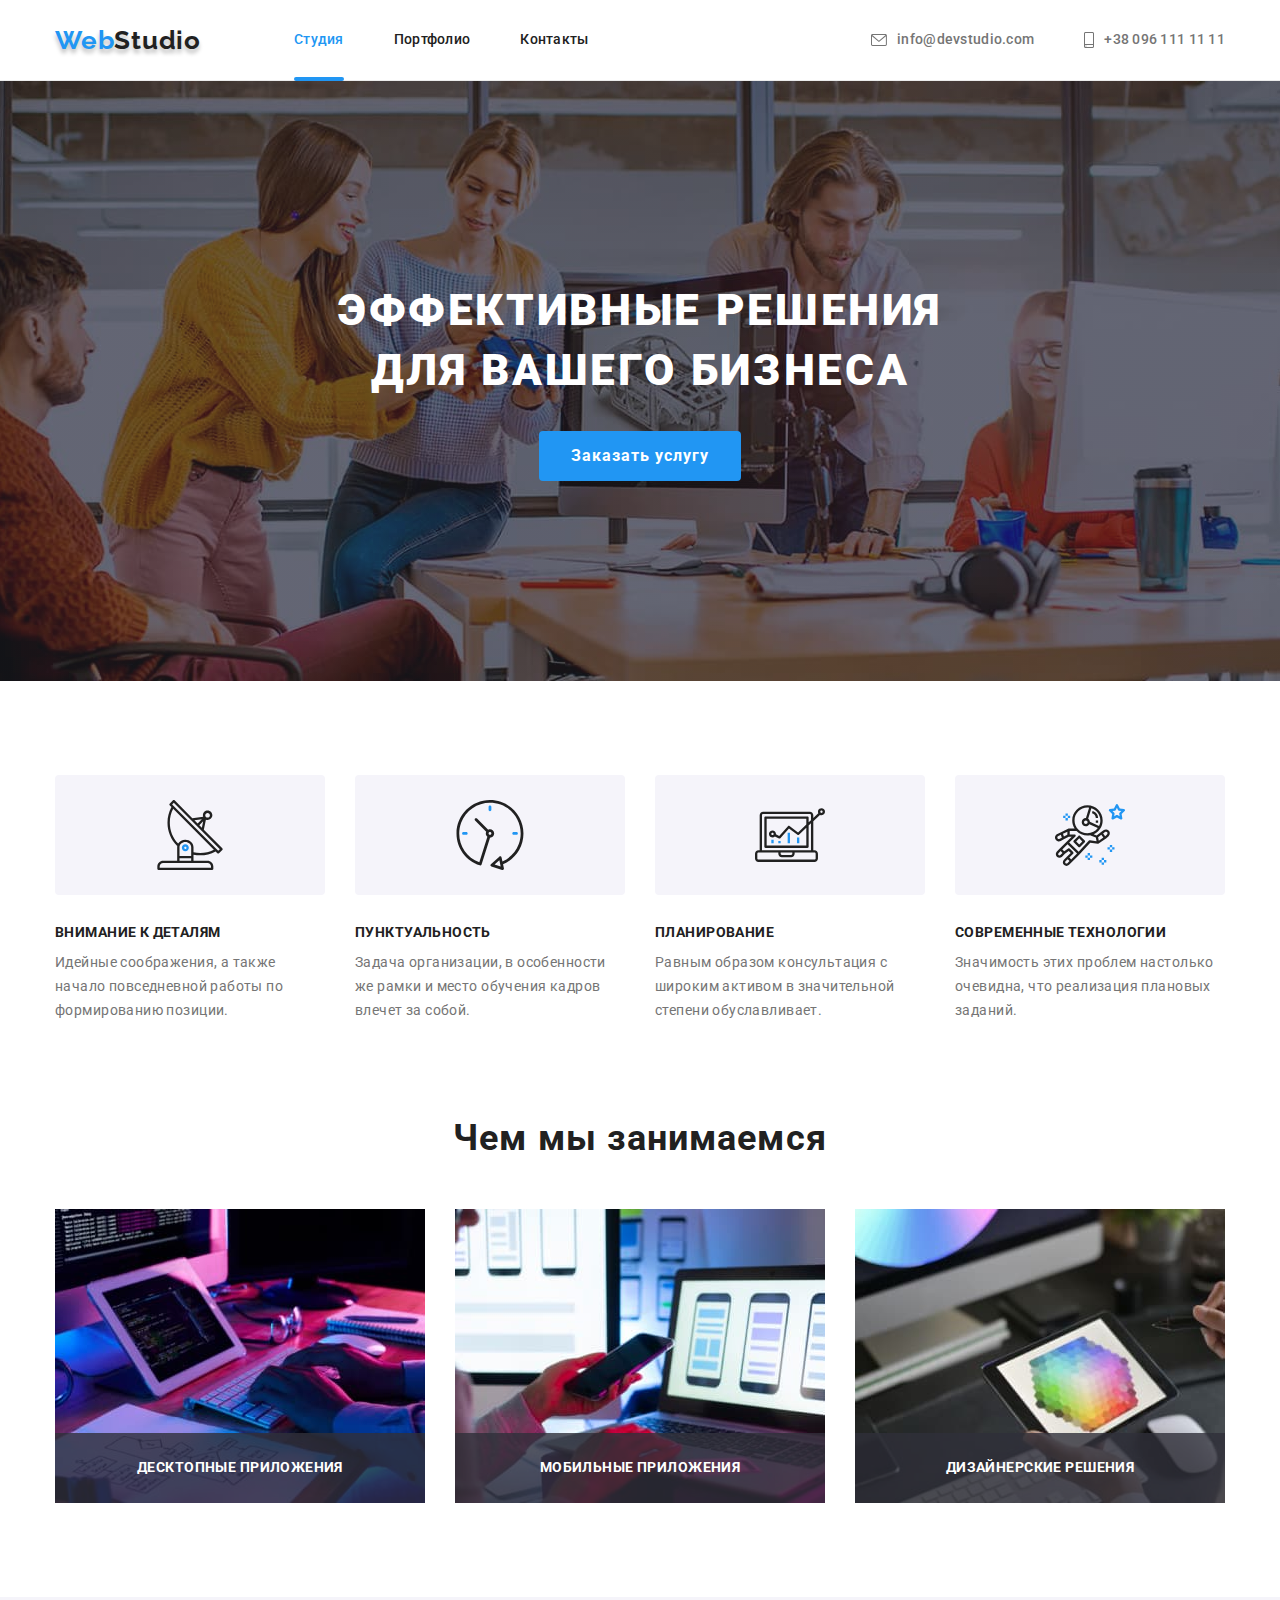
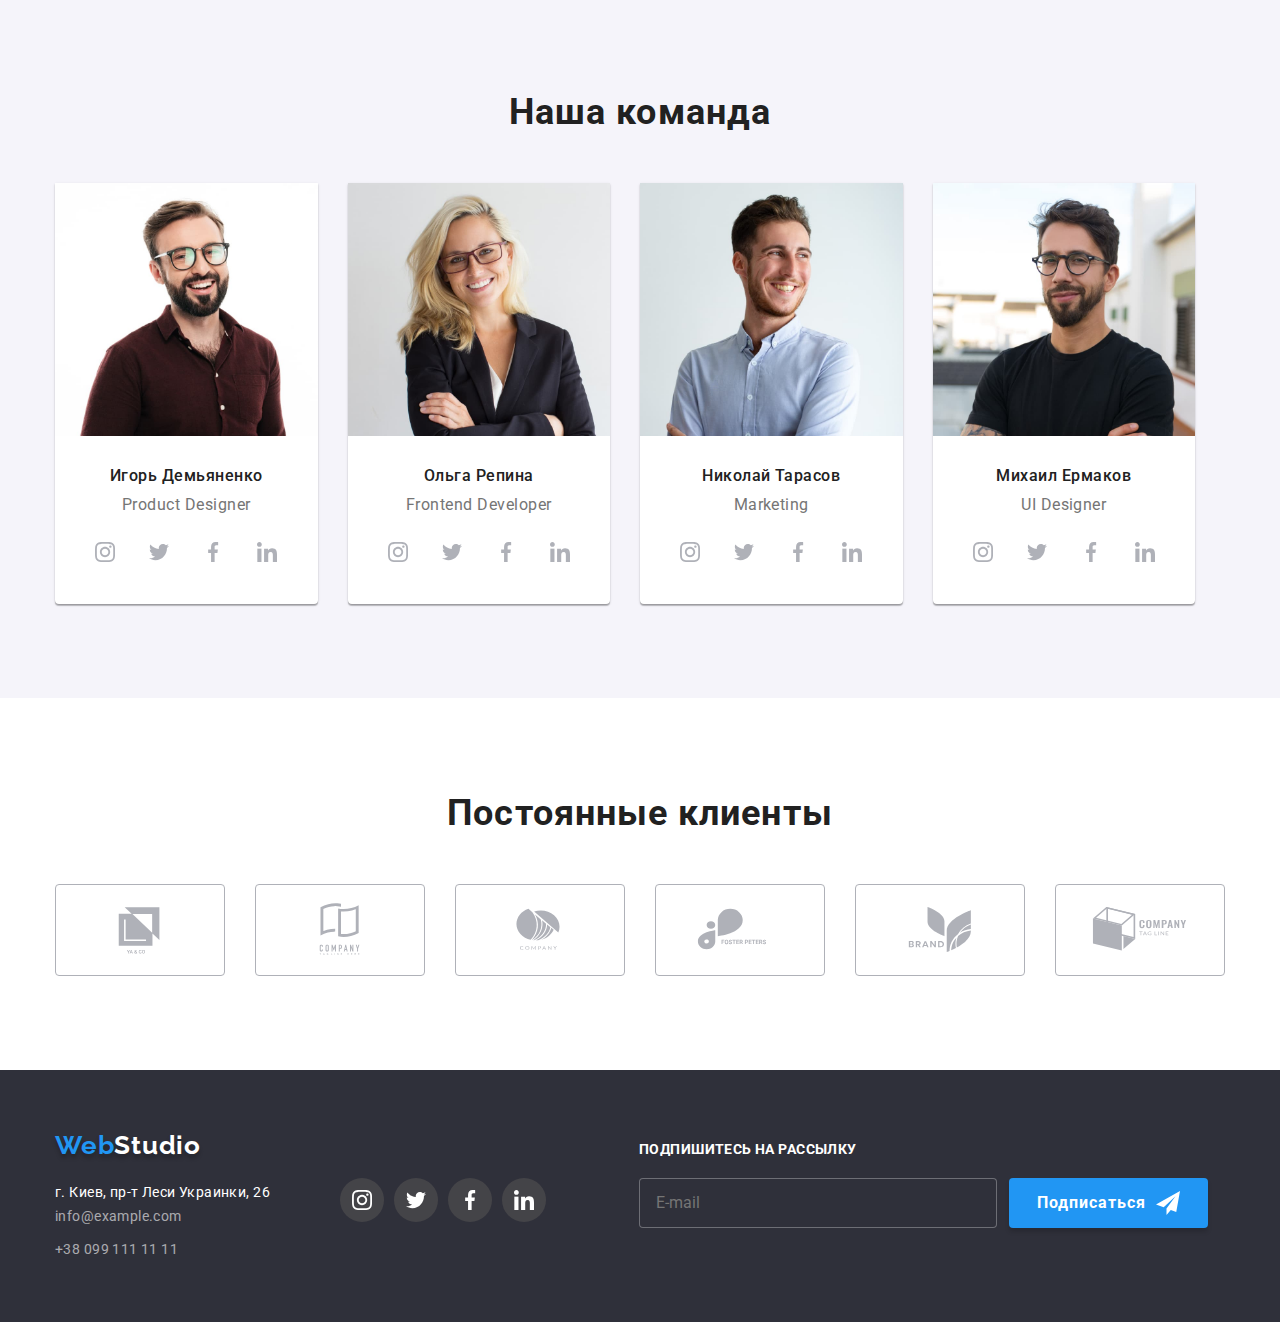
<file: index.html>
<!DOCTYPE html>
<html lang="en">
<head>
    <meta charset="UTF-8">
    <meta http-equiv="X-UA-Compatible" content="IE=edge">
    <meta name="viewport" content="width=device-width, initial-scale=1.0">
    <title>Studija</title>
    <link rel="preconnect" href="https://fonts.googleapis.com">
    <link rel="preconnect" href="https://fonts.gstatic.com" crossorigin>
    <link href="https://fonts.googleapis.com/css2?family=Raleway:wght@700&family=Roboto:wght@400;500;700;900&display=swap" rel="stylesheet">
    <link rel="stylesheet" href="https://cdnjs.cloudflare.com/ajax/libs/modern-normalize/1.1.0/modern-normalize.min.css">
    <link rel="stylesheet" href="https://cdnjs.cloudflare.com/ajax/libs/animate.css/4.1.1/animate.min.css"/>
    <link href="https://unpkg.com/aos@2.3.1/dist/aos.css" rel="stylesheet">
    <link rel="stylesheet" href="./css/styles.css">
</head>
<body>
    <header class="header">
        <div class="container">
        <a class="header-logo logo" href="">Web<span>Studio</span></a>
        <nav>
            <ul class="header-nav list">
                <li class="header-nav-item"><a href="" class="link-current">Студия</a></li>
                <li class="header-nav-item"><a href="./portfolio.html" target="_blank" class="header-link link">Портфолио</a></li>
                <li class="header-nav-item"><a href="" class="header-link link">Контакты</a></li>
            </ul>
        </nav>
        <ul class="header-list list">
            <li class="header-item">
                <a href="mailto:info@devstudio.com"  class="contact-link">
                    <svg class="contact-link-icon" width="16" height="12">
                        <use href="./images/icons.svg/symbol-defs.svg#icon-envelope"></use>
                    </svg>info@devstudio.com</a>
            </li>
            <li class="header-item">
                <a href="tel:+380961111111" class="contact-link">
                    <svg class="contact-link-icon" width="10" height="16">
                        <use href="./images/icons.svg/symbol-defs.svg#icon-smartphone"></use>
                    </svg>+38 096 111 11 11</a>
            </li>
        </ul>
        </div>
    </header>
    <main class="main-content">
        <section class="hero">
            <div class="container">
                <h1 class="hero-list">Эффективные решения для вашего бизнеса</h1>
                <button type="button" class="hero-btn" data-modal-open>Заказать услугу</button>
            </div>
        </section>
        <section class="featurs">
            <div class="container">
            <h2 class="feature-title visually-hidden">Наши особенности</h2>
            <ul class="feature-list list">
                <li class="feature-item">
                    <div class="feature-item-icon">
                        <svg class="feature-icon" width="70" height="70">
                            <use href="./images/icons.svg/symbol-defs.svg#icon-antenna"></use>
                        </svg>
                    </div>
                    <h3 class="title">Внимание к деталям</h3>
                    <p class="feature-text">Идейные соображения, а также начало повседневной работы по формированию позиции.</p>
                </li>
                <li class="feature-item">
                    <div class="feature-item-icon">
                        <svg class="feature-icon" width="70" height="70">
                            <use href="./images/icons.svg/symbol-defs.svg#icon-clock"></use>
                        </svg>
                    </div>
                    <h3 class="title">Пунктуальность</h3>
                    <p class="feature-text">Задача организации, в особенности же рамки и место обучения кадров влечет за собой.</p>
                </li>
                <li class="feature-item">
                    <div class="feature-item-icon">
                        <svg class="feature-icon" width="70" height="70">
                            <use href="./images/icons.svg/symbol-defs.svg#icon-diagram"></use>
                        </svg>
                    </div>
                    <h3 class="title">Планирование</h3>
                    <p class="feature-text">Равным образом консультация с широким активом в значительной степени обуславливает.</p>
                </li>
                <li class="feature-item">
                    <div class="feature-item-icon">
                        <svg class="feature-icon" width="70" height="70">
                            <use href="./images/icons.svg/symbol-defs.svg#icon-astronaut"></use>
                        </svg>
                    </div>
                    <h3 class="title">Современные технологии</h3>
                    <p class="feature-text">Значимость этих проблем настолько очевидна, что реализация плановых заданий.</p>
                </li>
            </ul>
            </div>
        </section>
        <section class="projects">
            <div class="container">
            <h2 class="project-title">Чем мы занимаемся</h2>
            <ul class="project-list list">
                <li class="project-item">
                    <div class="project-top">
                        <img src="./images/box1.jpg" alt="Разработка ПО" width="370">
                        <p class="project-top-text">Десктопные приложения</p>
                    </div>
                </li>
                <li class="project-item">
                    <div class="project-top">
                        <img src="./images/box2.jpg" alt="Мобильные приложения" width="370">
                        <p class="project-top-text">Мобильные приложения</p>
                    </div>
                </li>
                <li class="project-item">
                    <div class="project-top">
                        <img src="./images/box3.jpg" alt="Дизайн" width="370">
                        <p class="project-top-text">Дизайнерские решения</p>
                    </div>
                </li>
            </ul>
            </div>
        </section>
        <section class="command">
            <div class="container">
            <h2 class="command-title">Наша команда</h2>
            <ul class="command-list list">
                <li class="command-item">
                    <img class="command-foto" src="./images/product-designer.jpg" alt="Игорь Демьяненко" width="270">
                    <div class="command-text">
                        <h3 class="command-name">Игорь Демьяненко</h3>
                        <p class="command-work">Product Designer</p>
                        <ul class="command-soc-list list">
                            <li class="command-soc-item">
                                <a href="" class="command-soc-link">
                                    <svg class="command-soc-icon" width="20" height="20">
                                        <use href="./images/icons.svg/symbol-defs.svg#icon-instagram"></use>
                                    </svg>
                                </a>
                            </li>
                            <li class="command-soc-item">
                                <a href="" class="command-soc-link">
                                    <svg class="command-soc-icon" width="20" height="20">
                                        <use href="./images/icons.svg/symbol-defs.svg#icon-twitter"></use>
                                    </svg>
                                </a>
                            </li>
                            <li class="command-soc-item">
                                <a href="" class="command-soc-link">
                                    <svg class="command-soc-icon" width="20" height="20">
                                        <use href="./images/icons.svg/symbol-defs.svg#icon-facebook"></use>
                                    </svg>
                                </a>
                            </li>
                            <li class="command-soc-item">
                                <a href="" class="command-soc-link">
                                    <svg class="command-soc-icon" width="20" height="20">
                                        <use href="./images/icons.svg/symbol-defs.svg#icon-linkedin"></use>
                                    </svg>
                                </a>
                            </li>
                        </ul>
                    </div>
                </li>
                <li class="command-item">
                    <img class="command-foto" src="./images/frontend-developer.jpg" alt="Ольга Репина" width="270">
                    <div class="command-text">
                        <h3 class="command-name">Ольга Репина</h3>
                        <p class="command-work">Frontend Developer</p>
                        <ul class="command-soc-list list">
                            <li class="command-soc-item">
                                <a href="" class="command-soc-link">
                                    <svg class="command-soc-icon" width="20" height="20">
                                        <use href="./images/icons.svg/symbol-defs.svg#icon-instagram"></use>
                                    </svg>
                                </a>
                            </li>
                            <li class="command-soc-item">
                                <a href="" class="command-soc-link">
                                    <svg class="command-soc-icon" width="20" height="20">
                                        <use href="./images/icons.svg/symbol-defs.svg#icon-twitter"></use>
                                    </svg>
                                </a>
                            </li>
                            <li class="command-soc-item">
                                <a href="" class="command-soc-link">
                                    <svg class="command-soc-icon" width="20" height="20">
                                        <use href="./images/icons.svg/symbol-defs.svg#icon-facebook"></use>
                                    </svg>
                                </a>
                            </li>
                            <li class="command-soc-item">
                                <a href="" class="command-soc-link">
                                    <svg class="command-soc-icon" width="20" height="20">
                                        <use href="./images/icons.svg/symbol-defs.svg#icon-linkedin"></use>
                                    </svg>
                                </a>
                            </li>
                        </ul>
                    </div>
                </li>
                <li class="command-item">
                    <img class="command-foto" src="./images/marketing.jpg" alt="Николай Тарасов" width="270">
                    <div class="command-text">
                        <h3 class="command-name">Николай Тарасов</h3>
                        <p class="command-work">Marketing</p>
                        <ul class="command-soc-list list">
                            <li class="command-soc-item">
                                <a href="" class="command-soc-link">
                                    <svg class="command-soc-icon" width="20" height="20">
                                        <use href="./images/icons.svg/symbol-defs.svg#icon-instagram"></use>
                                    </svg>
                                </a>
                            </li>
                            <li class="command-soc-item">
                                <a href="" class="command-soc-link">
                                    <svg class="command-soc-icon" width="20" height="20">
                                        <use href="./images/icons.svg/symbol-defs.svg#icon-twitter"></use>
                                    </svg>
                                </a>
                            </li>
                            <li class="command-soc-item">
                                <a href="" class="command-soc-link">
                                    <svg class="command-soc-icon" width="20" height="20">
                                        <use href="./images/icons.svg/symbol-defs.svg#icon-facebook"></use>
                                    </svg>
                                </a>
                            </li>
                            <li class="command-soc-item">
                                <a href="" class="command-soc-link">
                                    <svg class="command-soc-icon" width="20" height="20">
                                        <use href="./images/icons.svg/symbol-defs.svg#icon-linkedin"></use>
                                    </svg>
                                </a>
                            </li>
                        </ul>
                    </div>
                </li>
                <li class="command-item">
                    <img class="command-foto" src="./images/designer.jpg" alt="Михаил Ермаков" width="270">
                    <div class="command-text">
                        <h3 class="command-name">Михаил Ермаков</h3>
                        <p class="command-work">UI Designer</p>
                        <ul class="command-soc-list list">
                            <li class="command-soc-item">
                                <a href="" class="command-soc-link">
                                    <svg class="command-soc-icon" width="20" height="20">
                                        <use href="./images/icons.svg/symbol-defs.svg#icon-instagram"></use>
                                    </svg>
                                </a>
                            </li>
                            <li class="command-soc-item">
                                <a href="" class="command-soc-link">
                                    <svg class="command-soc-icon" width="20" height="20">
                                        <use href="./images/icons.svg/symbol-defs.svg#icon-twitter"></use>
                                    </svg>
                                </a>
                            </li>
                            <li class="command-soc-item">
                                <a href="" class="command-soc-link">
                                    <svg class="command-soc-icon" width="20" height="20">
                                        <use href="./images/icons.svg/symbol-defs.svg#icon-facebook"></use>
                                    </svg>
                                </a>
                            </li>
                            <li class="command-soc-item">
                                <a href="" class="command-soc-link">
                                    <svg class="command-soc-icon" width="20" height="20">
                                        <use href="./images/icons.svg/symbol-defs.svg#icon-linkedin"></use>
                                    </svg>
                                </a>
                            </li>
                        </ul>
                    </div>
                </li>
            </ul>
            </div>
        </section>
        <section class="clients">
            <div class="container">
                <h2 class="client-title">Постоянные клиенты</h2>
                <ul class="client-list list">
                    <li class="client-item">
                        <a href="" class="client-link-icon">
                            <svg class="client-icon" width="106" height="60">
                                <use href="./images/icons.svg/symbol-defs.svg#icon-logo1"></use>
                            </svg>
                        </a>
                    </li>
                    <li class="client-item">
                        <a href="" class="client-link-icon">
                            <svg class="client-icon" width="106" height="60">
                                <use href="./images/icons.svg/symbol-defs.svg#icon-logo2"></use>
                            </svg>
                        </a>
                    </li>
                    <li class="client-item">
                        <a href="" class="client-link-icon">
                            <svg class="client-icon" width="106" height="60">
                                <use href="./images/icons.svg/symbol-defs.svg#icon-logo3"></use>
                            </svg>
                        </a>
                    </li>
                    <li class="client-item">
                        <a href="" class="client-link-icon">
                            <svg class="client-icon" width="106" height="60">
                                <use href="./images/icons.svg/symbol-defs.svg#icon-logo4"></use>
                            </svg>
                        </a>
                    </li>
                    <li class="client-item">
                        <a href="" class="client-link-icon">
                            <svg class="client-icon" width="106" height="60">
                                <use href="./images/icons.svg/symbol-defs.svg#icon-logo5"></use>
                            </svg>
                        </a>
                    </li>
                    <li class="client-item">
                        <a href="" class="client-link-icon">
                            <svg class="client-icon" width="106" height="60">
                                <use href="./images/icons.svg/symbol-defs.svg#icon-logo6"></use>
                            </svg>
                        </a>
                    </li>
                </ul>
            </div>
        </section>
    </main>
    <footer>
        <div class="container">
            <div class="footer-left">
                <a class="logo" href="">Web<span class="footer-logo">Studio</span></a>
                <address class="footer-contact">
                    <p>г. Киев, пр-т Леси Украинки, 26</p>
                    <ul class="footer-list list">
                        <li class="footer-item"><a href="mailto:info@example.com" class="footer-contact-link">info@example.com</a></li>
                        <li class="footer-item"><a href="tel:+380991111111" class="footer-contact-link">+38 099 111 11 11</a></li>
                    </ul>
                </address>
            </div>
            <div class="footer-social">
                <h2 class="footer-social-title" data-aos="zoom-out-up">Присоединяйтесь</h2>
                <ul class="footer-soc-list list">
                    <li class="footer-soc-item">
                        <a href="" class="footer-soc-link">
                            <svg class="footer-soc-icon" width="20" height="20">
                                <use href="./images/icons.svg/symbol-defs.svg#icon-instagram"></use>
                            </svg>
                        </a>
                    </li>
                    <li class="footer-soc-item">
                        <a href="" class="footer-soc-link">
                            <svg class="footer-soc-icon" width="20" height="20">
                                <use href="./images/icons.svg/symbol-defs.svg#icon-twitter"></use>
                            </svg>
                        </a>
                    </li>
                    <li class="footer-soc-item">
                        <a href="" class="footer-soc-link">
                            <svg class="footer-soc-icon" width="20" height="20">
                                <use href="./images/icons.svg/symbol-defs.svg#icon-facebook"></use>
                            </svg>
                        </a>
                    </li>
                    <li class="footer-soc-item">
                        <a href="" class="footer-soc-link">
                            <svg class="footer-soc-icon" width="20" height="20">
                                <use href="./images/icons.svg/symbol-defs.svg#icon-linkedin"></use>
                            </svg>
                        </a>
                    </li>
                </ul>
            </div>
            <div class="footer-email">
                <h2 class="footer-email-title">Подпишитесь на рассылку</h2>
                <form class="footer-form">
                    <input 
                    type="email" 
                    class="footer-input" 
                    name="user-email" 
                    placeholder="E-mail">
                        <button type="submit" class="footer-btn">Подписаться
                                <svg class="footer-icon-send" width="24" height="24">
                                    <use href="./images/icons.svg/symbol-defs.svg#icon-icon-send"></use>
                                </svg>
                        </button>
                </form>
            </div> 
        </div>    
    </footer>
    <div class="backdrop is-hidden" data-modal>
        <div class="modal">
            <button type="button" class="modal-close-btn" data-modal-close>
                <svg class="modal-close-icon" width="18" height="18">
                    <use href="./images/icons.svg/symbol-defs.svg#icon-close-black"></use>
                </svg>
            </button>
            <p class="modal-title">Оставьте свои данные, мы вам перезвоним</p>
            <form>
                <div class="input-user">
                    <label for="user-name" class="input-user-lable">Имя</label>
                    <div class="input-user-icon">
                        <input type="text" class="modal-input" name="user-name" id="user-name">
                        <svg class="input-icon" width="18" height="18">
                            <use href="./images/icons.svg/symbol-defs.svg#icon-person"></use>
                        </svg>
                    </div>
                </div>
                <div class="input-user">
                    <label for="user-tel" class="input-user-lable">Телефон</label>
                    <div class="input-user-icon">
                        <input type="tel" class="modal-input" name="user-tel" id="user-tel">
                        <svg class="input-icon" width="18" height="18">
                            <use href="./images/icons.svg/symbol-defs.svg#icon-phone-black"></use>
                        </svg>
                    </div>
                </div>
                <div class="input-user">
                    <label for="user-email" class="input-user-lable">Почта</label>
                    <div class="input-user-icon">
                        <input type="email" class="modal-input" name="user-email" id="user-email">
                        <svg class="input-icon" width="18" height="18">
                            <use href="./images/icons.svg/symbol-defs.svg#icon-email-black"></use>
                        </svg>
                    </div>
                </div>
                <div class="modal-coment">
                    <label for="user-text" class="input-user-lable">Комментарий</label>
                    <textarea class="modal-text"
                    name="user-text" 
                    id="user-text"
                    placeholder="Введите текст"
                    ></textarea>
                </div>
                <div class="checkbox">
                    <div class="policy">
                        <input type="checkbox"
                        name="policy" 
                        id="policy" 
                        class="checkbox-input visually-hidden"
                        value="policy">
                        <label for="policy" class="checkbox-lable">Соглашаюсь с рассылкой и принимаю
                            <a href="" class="checkbox-link">Условия договора</a></label>
                    </div>
                    <button type="submit" class="modal-send-btn">Отправить</button>
                </div>
            </form>
        </div>
    </div>
    <script src="https://unpkg.com/aos@2.3.1/dist/aos.js"></script>
    <script>
        AOS.init();
      </script>
      <script src="./js/modal.js"></script>
</body>
</html>
</file>
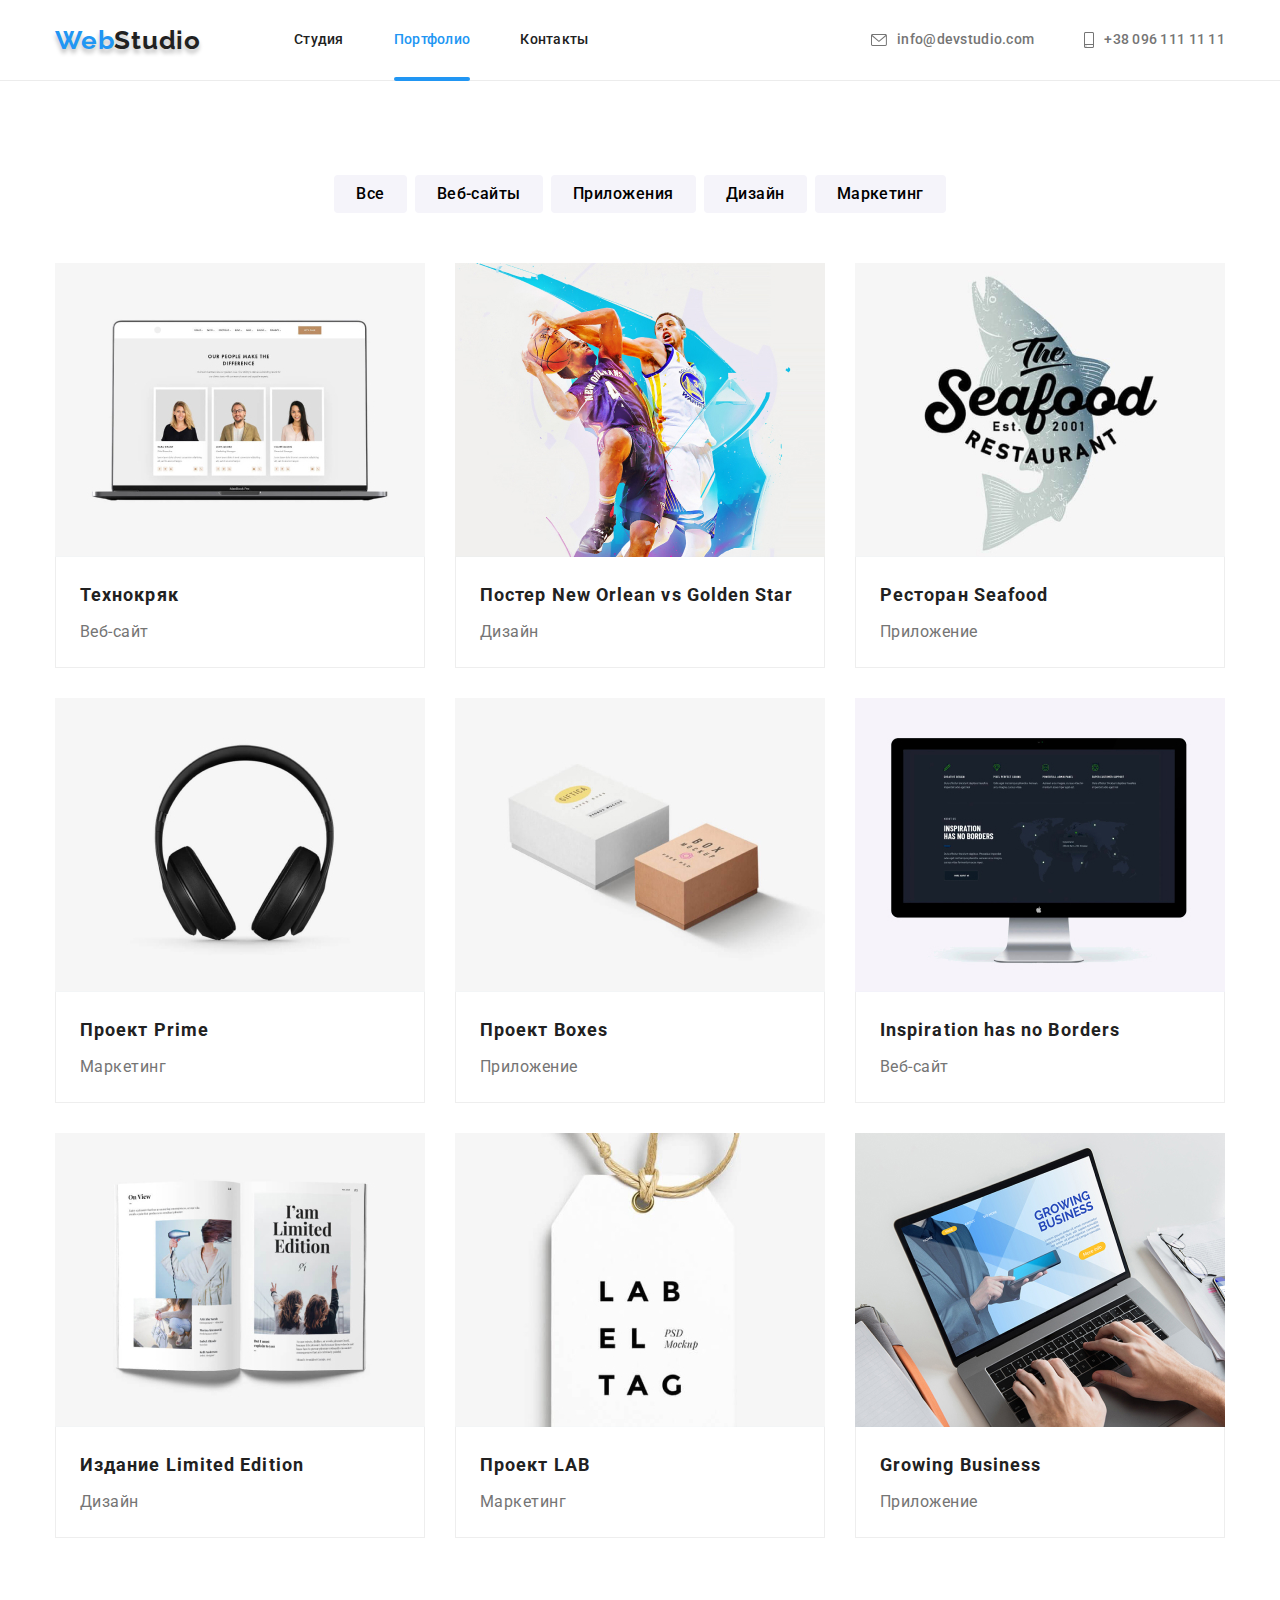
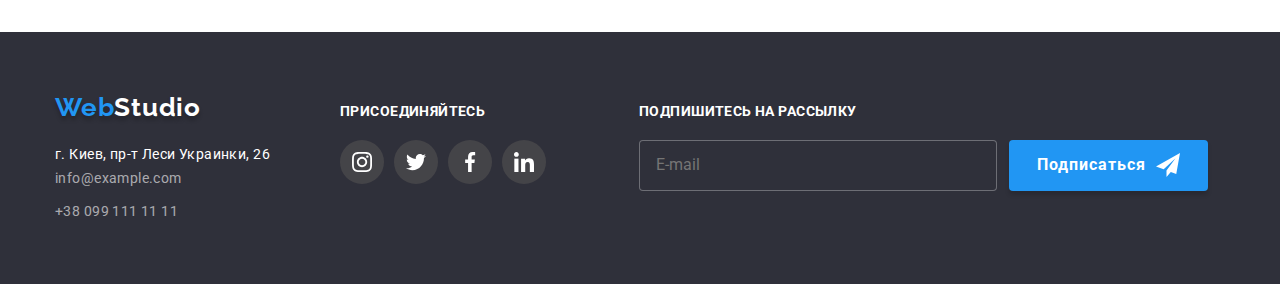
<file: portfolio.html>
<!DOCTYPE html>
<html lang="en">
<head>
    <meta charset="UTF-8">
    <meta http-equiv="X-UA-Compatible" content="IE=edge">
    <meta name="viewport" content="width=device-width, initial-scale=1.0">
    <title>Portfolio</title>
    <link rel="preconnect" href="https://fonts.googleapis.com">
    <link rel="preconnect" href="https://fonts.gstatic.com" crossorigin>
    <link href="https://fonts.googleapis.com/css2?family=Raleway:wght@700&family=Roboto:wght@400;500;700;900&display=swap" rel="stylesheet">
    <link rel="stylesheet" href="https://cdnjs.cloudflare.com/ajax/libs/modern-normalize/1.1.0/modern-normalize.min.css">
    <link rel="stylesheet" href="./css/styles.css">
</head>
<body class="portfolio">
    <header class="header">
        <div class="container">
        <a class="header-logo logo" href="">Web<span>Studio</span></a>
        <nav>
            <ul class="header-nav list">
                <li class="header-nav-item"><a href="./index.html" target="_blank" class=" header-link link">Студия</a></li>
                <li class="header-nav-item"><a href="" class="link-current link" >Портфолио</a></li>
                <li class="header-nav-item"><a href="" class=" header-link link">Контакты</a></li>
            </ul>
        </nav>
        <ul class="header-list list">
            <li class="header-item">
                <a href="mailto:info@devstudio.com"  class="contact-link">
                    <svg class="contact-link-icon" width="16" height="12">
                        <use href="./images/icons.svg/symbol-defs.svg#icon-envelope"></use>
                    </svg>info@devstudio.com</a>
            </li>
            <li class="header-item">
                <a href="tel:+380961111111" class="contact-link">
                    <svg class="contact-link-icon" width="10" height="16">
                        <use href="./images/icons.svg/symbol-defs.svg#icon-smartphone"></use>
                    </svg>+38 096 111 11 11</a>
            </li>
        </ul>
        </div>
    </header>
    <main>
        <section class="buttons-portfolio">
            <div class="container">
                <ul class="buttons-list list">
                    <li class="buttons-item">
                        <h2><button type="button" class="portfolio-btn">Все</button></h2>
                    </li>
                    <li class="buttons-item">
                        <h2><button type="button" class="portfolio-btn">Веб-сайты</button></h2>
                    </li>
                    <li class="buttons-item">
                        <h2><button type="button" class="portfolio-btn">Приложения</button></h2>
                    </li>
                    <li class="buttons-item">
                        <h2><button type="button" class="portfolio-btn">Дизайн</button></h2>
                    </li>
                    <li class="buttons-item">
                        <h2><button type="button" class="portfolio-btn">Маркетинг</button></h2>
                    </li>
                </ul>
                <ul class="projects-list-portfolio list">
                    <li class="project-item-portfolio">
                        <a href="" class="project-link-portfolio">
                            <div class="project-top-wrap">
                                <img src="./images/technocrack.jpg" alt="Технокряк" width="370">
                                <p class="project-top-text-pf">Ресурс предлагает комплексные предложения с разным уровнем функционала и сервисов. Все это позволит посетителю получить исчерпывающие сведения о компании или частном лице.</p>
                            </div>
                                <div class="projects-portfolio">
                                <h3 class="project-name-pf">Технокряк</h3>
                                <p class="project-text-portfolio">Веб-сайт</p>
                            </div>
                        </a>
                    </li>
                    <li class="project-item-portfolio">
                        <a href="" class="project-link-portfolio">
                            <div class="project-top-wrap">
                                <img src="./images/new-orlean-vs-golden-star.jpg" alt="Постер New Orlean vs Golden Star" width="370">
                                <p class="project-top-text-pf">Ресурс предлагает комплексные предложения с разным уровнем функционала и сервисов. Все это позволит посетителю получить исчерпывающие сведения о компании или частном лице.</p>
                            </div>
                            <div class="projects-portfolio">
                                <h3 class="project-name-pf">Постер New Orlean vs Golden Star</h3>
                                <p class="project-text-portfolio">Дизайн</p>
                            </div>
                        </a>
                        </li>
                    <li class="project-item-portfolio">
                        <a href="" class="project-link-portfolio">
                            <div class="project-top-wrap">
                                <img src="./images/seafood.jpg" alt="Ресторан Seafood" width="370">
                                <p class="project-top-text-pf">Ресурс предлагает комплексные предложения с разным уровнем функционала и сервисов. Все это позволит посетителю получить исчерпывающие сведения о компании или частном лице.</p>
                            </div>
                            <div class="projects-portfolio">
                                <h3 class="project-name-pf">Ресторан Seafood</h3>
                                <p class="project-text-portfolio">Приложение</p>
                            </div>
                        </a>
                    </li>
                    <li class="project-item-portfolio">
                        <a href="" class="project-link-portfolio">
                            <div class="project-top-wrap">
                                <img src="./images/prime.jpg" alt="Проект Prime" width="370">
                                <p class="project-top-text-pf">Ресурс предлагает комплексные предложения с разным уровнем функционала и сервисов. Все это позволит посетителю получить исчерпывающие сведения о компании или частном лице.</p>
                            </div>
                            <div class="projects-portfolio">
                                <h3 class="project-name-pf">Проект Prime</h3>
                                <p class="project-text-portfolio">Маркетинг</p>
                            </div>
                        </a>
                    </li>
                    <li class="project-item-portfolio">
                        <a href="" class="project-link-portfolio">
                            <div class="project-top-wrap">
                                <img src="./images/boxes.jpg" alt="Проект Boxes" width="370">
                                <p class="project-top-text-pf">Ресурс предлагает комплексные предложения с разным уровнем функционала и сервисов. Все это позволит посетителю получить исчерпывающие сведения о компании или частном лице.</p>
                            </div>
                            <div class="projects-portfolio">
                                <h3 class="project-name-pf">Проект Boxes</h3>
                                <p class="project-text-portfolio">Приложение</p>
                            </div>
                        </a>
                    </li>
                    <li class="project-item-portfolio">
                        <a href="" class="project-link-portfolio">
                            <div class="project-top-wrap">
                                <img src="./images/inspiration.jpg" alt="Inspiration has no Borders" width="370">
                                <p class="project-top-text-pf">Ресурс предлагает комплексные предложения с разным уровнем функционала и сервисов. Все это позволит посетителю получить исчерпывающие сведения о компании или частном лице.</p>
                            </div>
                            <div class="projects-portfolio">
                                <h3 class="project-name-pf">Inspiration has no Borders</h3>
                                <p class="project-text-portfolio">Веб-сайт</p>
                            </div>
                        </a>
                    </li>
                    <li class="project-item-portfolio">
                        <a href="" class="project-link-portfolio">
                            <div class="project-top-wrap">
                                <img src="./images/limited-edition.jpg" alt="Издание Limited Edition" width="370">
                                <p class="project-top-text-pf">Ресурс предлагает комплексные предложения с разным уровнем функционала и сервисов. Все это позволит посетителю получить исчерпывающие сведения о компании или частном лице.</p>
                            </div>
                            <div class="projects-portfolio">
                                <h3 class="project-name-pf">Издание Limited Edition</h3>
                                <p class="project-text-portfolio">Дизайн</p>
                            </div>
                        </a>
                    </li>
                    <li class="project-item-portfolio">
                        <a href="" class="project-link-portfolio">
                            <div class="project-top-wrap">
                                <img src="./images/lab.jpg" alt="Проект LAB" width="370">
                                <p class="project-top-text-pf">Ресурс предлагает комплексные предложения с разным уровнем функционала и сервисов. Все это позволит посетителю получить исчерпывающие сведения о компании или частном лице.</p>
                            </div>
                            <div class="projects-portfolio">
                                <h3 class="project-name-pf">Проект LAB</h3>
                                <p class="project-text-portfolio">Маркетинг</p>
                            </div>
                        </a>
                    </li>
                    <li class="project-item-portfolio">
                        <a href="" class="project-link-portfolio">
                            <div class="project-top-wrap">
                                <img src="./images/growing-business.jpg" alt="Growing Business" width="370">
                                <p class="project-top-text-pf">Ресурс предлагает комплексные предложения с разным уровнем функционала и сервисов. Все это позволит посетителю получить исчерпывающие сведения о компании или частном лице.</p>
                            </div>
                            <div class="projects-portfolio">
                                <h3 class="project-name-pf">Growing Business</h3>
                                <p class="project-text-portfolio">Приложение</p>
                            </div>
                        </a>
                    </li>
                </ul>
            </div>
        </section>
    </main>
    <footer>
        <div class="container">
            <div class="footer-left">
                <a class="logo" href="">Web<span class="footer-logo">Studio</span></a>
                <address class="footer-contact">
                    <p>г. Киев, пр-т Леси Украинки, 26</p>
                    <ul class="footer-list list">
                        <li class="footer-item"><a href="mailto:info@example.com" class="footer-contact-link">info@example.com</a></li>
                        <li class="footer-item"><a href="tel:+380991111111" class="footer-contact-link">+38 099 111 11 11</a></li>
                    </ul>
                </address>
            </div>
            <div class="footer-social">
                <h2 class="footer-social-title">Присоединяйтесь</h2>
                <ul class="footer-soc-list list">
                    <li class="footer-soc-item">
                        <a href="" class="footer-soc-link">
                            <svg class="footer-soc-icon" width="20" height="20">
                                <use href="./images/icons.svg/symbol-defs.svg#icon-instagram"></use>
                            </svg>
                        </a>
                    </li>
                    <li class="footer-soc-item">
                        <a href="" class="footer-soc-link">
                            <svg class="footer-soc-icon" width="20" height="20">
                                <use href="./images/icons.svg/symbol-defs.svg#icon-twitter"></use>
                            </svg>
                        </a>
                    </li>
                    <li class="footer-soc-item">
                        <a href="" class="footer-soc-link">
                            <svg class="footer-soc-icon" width="20" height="20">
                                <use href="./images/icons.svg/symbol-defs.svg#icon-facebook"></use>
                            </svg>
                        </a>
                    </li>
                    <li class="footer-soc-item">
                        <a href="" class="footer-soc-link">
                            <svg class="footer-soc-icon" width="20" height="20">
                                <use href="./images/icons.svg/symbol-defs.svg#icon-linkedin"></use>
                            </svg>
                        </a>
                    </li>
                </ul>
            </div>
            <div class="footer-email">
                <h2 class="footer-email-title">Подпишитесь на рассылку</h2>
                <form class="footer-form">
                    <input 
                    type="email" 
                    class="footer-input" 
                    name="user-email" 
                    placeholder="E-mail">
                    <button type="submit" class="footer-btn">Подписаться
                        <svg class="footer-icon-send" width="24" height="24">
                            <use href="./images/icons.svg/symbol-defs.svg#icon-icon-send"></use>
                        </svg>
                    </button>
                </form>
            </div>  
        </div>    
    </footer>
</body>
</html>
</file>
<file: css/styles.css>
:root {
    --primary-text-color: #212121;
    --secondary-text-color: #2196F3;
    --primary-text-font: 'Roboto';
    --background-origin: #FFFFFF; 
    --typical-margin: 30px;
    --time-animation: cubic-bezier(0.4, 0, 0.2, 1);
}

body {
    color: var(--primary-text-color);
    font-family: var(--primary-text-font);
    background: var(--background-origin);
}

p, 
h1,
h2,
h3,
h4 {
    margin: 0;
}

/*Стилізація списку*/
ul, ol {
    margin: 0;
    padding-left: 0;
}
/*Відміна крапочок у списках*/
.list {
    list-style-type: none;
}

/* Відміна підчерку у ссилці */
a {
    text-decoration: none;
}

button {
    cursor: pointer;
}
img {
    display: block;
    width: 100%;
}
.container {
    width: 1200px;
    padding-left: 15px;
    padding-right: 15px;
    margin: 0 auto;
    /* outline: 1px solid red; */
}

.section {
    padding-top: 94px;
    padding-bottom: 94px;
}


/* Головна сторінка */
/* --------------------------------HEADER------------------------------------------ */
.header {
    /* padding-top: 32px;
    padding-bottom: 32px; */
    border-bottom: 1px solid rgba(236, 236, 236, 1);
}
.header .container {
    display: flex;
    align-items: center;
}
/* WebStudio */
.logo {
    font-family: 'Raleway';
    font-weight: 700;
    font-size: 26px;
    line-height:1.19;
    letter-spacing: 0.03em;
    color: var(--secondary-text-color);
    text-shadow: 0px 4px 4px rgba(0, 0, 0, 0.25);
}
span {
    color: var(--primary-text-color);
}
.header-logo {
    margin-right: 93px;
}

/*Cсилки header-nav*/
.header-nav {
    display: flex;
}
.header-list {
    display: flex;
    margin-left: auto;
}

.header-nav-item:not(:last-child) {
    margin-right: 50px;
}
.header-item:not(:last-child) {
    margin-right: 50px;
}
.contact-link-icon {
   fill: currentColor;
   margin-right: 10px;
}
.link {
    color: #212121;
    font-weight: 500;
    font-size: 14px;
    line-height: 1.14;
    letter-spacing: 0.02em;
    transition: color 250ms var(--time-animation);
}
.header-nav .link:hover,
.header-nav .link:focus {
   color: var(--secondary-text-color);
}
.header-link {
    display: block;
    padding-top: 32px;
    padding-bottom: 32px;
}

.link-current {
    position: relative;
    display: flex;
    color:var(--secondary-text-color);
    font-weight: 500;
    font-size: 14px;
    line-height: 1.14;
    letter-spacing: 0.02em;
    padding-top: 32px;
    padding-bottom: 32px;
}
.link-current::after {
    content: ' ';
    display: block;
    position: absolute;
    width: 100%;
    height: 4px;
    background-color: var(--secondary-text-color);
    border-radius: 2px;
    bottom: -1px;   
}
/*Контакти*/
.contact-link {
    display: flex;
    align-items: center;
    color: #757575;
    font-weight: 500;
    font-size: 14px;
    line-height: 1.14;
    letter-spacing: 0.02em;
    fill: var(--secondary-text-color);
    transition: color 250ms var(--time-animation),
    fill 250ms var(--time-animation);
}
.contact-link:hover,
.contact-link:focus {
    color: var(--secondary-text-color); 
    fill: currentColor;
}

/* --------------------------------MAIN------------------------------------------ */
/*Замовлення послуг*/
.hero {
    background: #2F303A;
    padding-top: 200px;
    padding-bottom: 200px;
    text-align: center;
    background-image: linear-gradient(rgba(47, 48, 58, 0.4), rgba(47, 48, 58, 0.4)), url(../images/hero.jpg);
    background-position: center;
    background-repeat: no-repeat;
    background-size: cover;
    max-width: 1600px;
    margin: 0 auto;
}

.hero-list {
    margin: 0 auto;
    color: #FFFFFF;
    text-transform: uppercase;
    font-weight: 900;
    font-size: 44px;
    line-height: 1.36;
    letter-spacing: 0.06em;
    max-width: 696px;
    height: 120px;
}
/*Кнопка*/
.hero-btn {
    color:var(--background-origin);
    background-color: var(--secondary-text-color);
    font-family: inherit;
    font-weight: 700;
    font-size: 16px;
    line-height: 1.88;
    display: inline-block;
    align-items: center;
    text-align: center;
    letter-spacing: 0.06em;
    border-radius: 4px;
    padding: 10px 32px;
    min-width: 200px;
    margin-top: 30px;
    transition: color 250ms var(--time-animation),
    background-color 250ms var(--time-animation);
    border: none;
}
.hero-btn:hover,
.hero-btn:focus {
    color: var(--secondary-text-color);
    background-color: var(--background-origin);
}
/* ----------------------features-------------------- */
/*Особливості*/
.visually-hidden {
    position: absolute;
    width: 1px;
    height: 1px;
    margin: -1px;
    border: 0;
    padding: 0;
    white-space: nowrap;
    clip-path: inset(100%);
    clip: rect(0 0 0 0);
    overflow: hidden;
}
.featurs,
.command {
    padding-top: 94px;
    padding-bottom: 94px;  
}
.projects {
    padding-bottom: 94px;  
}
.feature-list {
    display: flex;
    color: #757575;
    font-size: 14px;
    line-height: 1.71;
    letter-spacing: 0.03em;
}
.feature-item {
    width: 270px;
}
.feature-item:not(:last-child) {
    margin-right: 30px; 
}
/*Заголовки h2*/
.feature-title,
.project-title,
.command-title,
.client-title {
    margin-top: 0;
    margin-bottom: 50px;
    color: var(--primary-text-color);
    font-style: normal;
    font-weight: 700;
    font-size: 36px;
    line-height: 1.17;
    text-align: center;
    letter-spacing: 0.03em;
}
.title {
    margin-top: 0;
    margin-bottom: 10px;
    color: var(--primary-text-color);
    font-weight: 700;
    font-size: 14px;
    line-height: 1.14;
    letter-spacing: 0.03em;
    text-transform: uppercase;
}
.feature-item-icon {
    width: 270px;
    height: 120px;
    background: #F5F4FA;
    border-radius: 4px;
    display: flex;
    justify-content: center;
    align-items: center;
    margin-bottom: 30px;
}
/* ----------------------project-------------------- */
.project-list {
    display: flex;
    justify-content: space-between;
}
.project-top {
    position: relative;

}
.project-top-text {
    padding-top: 27px;
    padding-bottom: 27px;
    position: absolute;
    bottom: 0;
    font-weight: 700;
    font-size: 14px;
    line-height: 1.14;
    text-align: center;
    letter-spacing: 0.03em;
    text-transform: uppercase;
    color: var(--background-origin);
    background-color: rgba(47, 48, 58, 0.8);
    height: 70px;
    min-width: 370px;
}
/* .project-item:not(:last-child) {
    margin-right: 30px; } */

/* ----------------------command-------------------- */
/*Наша команда*/
.command {
    background-color: #F5F4FA;
}
.command-list {
    display: flex;
}
.command-item {
    flex-basis: calc((100% - 120px) / 4);
    box-shadow: 0px 1px 3px rgba(0, 0, 0, 0.12), 0px 1px 1px rgba(0, 0, 0, 0.14), 0px 2px 1px rgba(0, 0, 0, 0.2);
    border-radius: 0px 0px 4px 4px;
    background-color: var(--background-origin);
}
.command-item:not(:last-child) {
    margin-right: 30px; 
}
.command-text {
    padding-top: 30px;
    padding-bottom: 30px;
}
.command-name {
    margin-bottom: 10px;
    color: var(--primary-text-color);
    font-weight: 500;
    font-size: 16px;
    line-height: 1.19;
    letter-spacing: 0.03em;
    text-align: center;
}
.command-work {
    color: #757575;
    font-size: 16px;
    line-height: 1.187;
    letter-spacing: 0.03em;
    text-align: center;
    margin-bottom: 16px;
}
.command-soc-list {
    display: flex;
    justify-content: center;
}
.command-soc-item:not(:last-child) {
    margin-right: 10px;
}

.command-soc-link {
    width: 44px;
    height: 44px;
    background-color: var(--background-origin);
    border-radius: 50%;
    display: flex;
    justify-content: center;
    align-items: center;
    color: rgba(175, 177, 184, 1);
    transition: color 250ms var(--time-animation),
    background-color 250ms var(--time-animation);
}

.command-soc-link:hover,
.command-soc-link:focus {
    background-color: var(--secondary-text-color);
    color: var(--background-origin);
}
.command-soc-icon {
    fill: currentColor;
}

/* --------------------------------CLIENTS------------------------------------------ */

.clients {
    padding-top: 94px;
    padding-bottom: 94px;
}
.client-title {
    margin-bottom: 50px;
}
.client-list {
    display: flex;
}
.client-item:not(:last-child) {
    margin-right: 30px;
}
.client-link-icon {
    width: 170px;
    height: 92px;
    background: var(--background-origin);
    border: 1px solid rgba(175, 177, 184, 1);
    border-radius: 4px;
    display: flex;
    justify-content: center;
    align-items: center;
    fill: rgba(175, 177, 184, 1);
    transition: border 250ms var(--time-animation),
    border-radius 250ms var(--time-animation),
    fill 250ms var(--time-animation);
}
.client-link-icon:hover,
.client-link-icon:focus {
    border: 1px solid var(--secondary-text-color);
    border-radius: 4px;
    fill: var(--secondary-text-color);
}
/* --------------------------------FOOTER------------------------------------------ */
/*Футер*/
footer {
    padding-top: 60px;
    padding-bottom: 60px;
    background-color: #2F303A;
}
footer .container {
    display: flex;
    align-items: baseline;
}
.footer-logo {
    color: var(--background-origin);
    font-family: 'Raleway';
}
.footer-contact {
    margin-top: 20px;
    color: var(--background-origin);
    font-size: 14px;
    line-height: 1.71;
    letter-spacing: 0.03em;
    font-style: normal;
}
.footer-contact-link {
    color: rgba(255, 255, 255, 0.6);
    font-size: 14px;
    line-height: 1.71;
    letter-spacing: 0.03em;
    font-style: normal;
}
.footer-item {
    display: block;
}
.footer-item:not(:last-child) {
    margin-bottom: 9px; 
}
.footer-social {
    margin-left: 70px;
}
.footer-social-title {
    margin-bottom: 20px;
    font-weight: 700;
    font-size: 14px;
    line-height: 1.14;
    letter-spacing: 0.03em;
    text-transform: uppercase;
    color: var(--background-origin);
}
.footer-soc-link {
    width: 44px;
    height: 44px;
    background-color: rgba(84, 82, 82, 0.6);
    border-radius: 50%;
    display: flex;
    justify-content: center;
    align-items: center;
    fill: var(--background-origin);
    transition: background-color 250ms var(--time-animation),
    color 250ms var(--time-animation);
}
.footer-soc-link:hover,
.footer-soc-link:focus {
    background-color: var(--secondary-text-color);
    color: var(--background-origin);
}
.footer-soc-list {
    display: flex;
    justify-content: center;
}
.footer-soc-item:not(:last-child) {
    margin-right: 10px;
}
.footer-email{    
    margin-left: 93px;
}
.footer-email-title {
    margin-bottom: 20px;
    font-weight: 700;
    font-size: 14px;
    line-height: 1.14;
    letter-spacing: 0.03em;
    text-transform: uppercase;
    color: var(--background-origin);
}
.footer-form {
    display: flex;
}
.footer-input {
    padding-left: 16px;
    padding-top: 15px;
    padding-bottom: 15px;
    border: 1px solid rgba(255, 255, 255, 0.3);
    box-sizing: border-box;
    border-radius: 4px;
    background-color: #2F303A;
    min-width: 358px;
    color: var(--background-origin);
    transition: border-color 250ms var(--time-animation);
    outline: none;     
}
.footer-input:hover,
.footer-input:focus {
    border-color: var(--secondary-text-color);
}
.footer-btn {
    margin-left: 12px;
    padding: 10px 28px;
    background: var(--secondary-text-color);
    box-shadow: 0px 4px 4px rgba(0, 0, 0, 0.15);
    border-radius: 4px;
    font-weight: 700;
    font-size: 16px;
    line-height:1.88;
    letter-spacing: 0.06em;
    display: flex;
    align-items: center;
    text-align: center;
    color: var(--background-origin);
    border: none;
}
.footer-icon-send {
    margin-left: 10px;
    fill: var(--background-origin);
}
/*---------------------------------PORTFOLIO--------------------------------*/
/*Кнопки*/
.buttons-portfolio {
    padding-top: 94px;
    padding-bottom: 94px;
}
.buttons-list {  
    display: flex;
    justify-content: center;
    margin-bottom: 50px;
}
.buttons-item:not(:last-child) {
    margin-right: 8px;
}
.portfolio-btn {
    padding: 6px 22px;
    background: #F5F4FA;
    font-family: inherit;
    font-weight: 500;
    font-size: 16px;
    line-height: 1.63;
    letter-spacing: 0.03em;
    text-align: center;
    cursor: pointer;
    border-radius: 4px;
    border: none;
    transition: color 250ms var(--time-animation),
     background-color 250ms var(--time-animation),
     box-shadow 250ms var(--time-animation);
}
.portfolio-btn:hover,
.portfolio-btn:focus {
    color: #FFFFFF;
    background-color: #2196F3;
    box-shadow: 0px 3px 1px rgba(0, 0, 0, 0.1), 0px 1px 2px rgba(0, 0, 0, 0.08), 0px 2px 2px rgba(0, 0, 0, 0.12);
}

/*Проєкти*/
.projects-portfolio {
    padding: 20px 24px;
    border-right: 1px solid #EEEEEE;
    border-bottom: 1px solid #EEEEEE;
    border-left: 1px solid #EEEEEE;
    box-sizing: border-box;
}
.projects-list-portfolio {
   display: flex;
   flex-wrap: wrap;
   margin-left: -30px;
   margin-top: -30px;
}
.project-item-portfolio {
    flex-basis: calc(100% / 3 - 30px);
    margin-left: 30px;
    margin-top: 30px;
    background-color: var(--background-origin);
}
.project-link-portfolio {
    display:flow-root;
    transition: box-shadow 250ms var(--time-animation);
}
.project-link-portfolio:hover,
.project-link-portfolio:focus {
    box-shadow: 0px 1px 1px rgba(0, 0, 0, 0.12), 0px 4px 4px rgba(0, 0, 0, 0.06), 1px 4px 6px rgba(0, 0, 0, 0.16);
}
.project-link-portfolio:hover .project-top-text-pf,
.project-link-portfolio:focus .project-top-text-pf {
    transform: translateY(0);
}
.project-top-wrap {
    position: relative;
    overflow: hidden;
}
.project-top-text-pf {
    position: absolute;
    top: 0;
    padding: 63px 24px;
    background-color: rgba(33, 150, 243, 0.9);
    font-size: 18px;
    line-height: 1.56;
    letter-spacing: 0.03em;
    color: var(--background-origin);
    height: 100%;
    transform: translateY(100%);
    transition: transform 250ms linear;
}
.project-name-pf {
    margin-bottom: 4px;
    color: var(--primary-text-color);
    font-weight: 700;
    font-size: 18px;
    line-height: 2;
    letter-spacing: 0.06em;
}
.project-text-portfolio {
    color: #757575;
    font-size: 16px;
    line-height: 1.88;
    letter-spacing: 0.03em;
}
/*---------------------------------MODAL--------------------------------*/
.backdrop {
    position: fixed;
    top: 0;
    width: 100%;
    height: 100%;
    background-color: rgba(0, 0, 0, 0.1);
    transition: opacity 250ms var(--time-animation),
    visibility 250ms var(--time-animation);
}
.backdrop.is-hidden .modal {
    transform: rotate(200deg);
}
.modal {
    position: absolute;
    padding: 40px;
    top: 50%;
    left: 50%;
    width: 528px;
    height: 581px;
    background-color: var(--background-origin);
    border-radius: 4px;
    transition: transform 250ms;
    transform: translate(-50%, -50%) rotate(0);
    opacity: 1;
}
.modal-close-btn {
    position: absolute;
    top: 8px;
    right: 8px;
    width: 30px;
    height: 30px;
    border: 1px solid rgba(0, 0, 0, 0.1);
    background-color: var(--background-origin);
    border-radius: 50%;
    display: flex;
    justify-content: center;
    align-items: center;
    transition: fill 250ms var(--time-animation);
}
.modal-close-btn:focus> .modal-close-icon,
.modal-close-btn:hover> .modal-close-icon {
    fill: var(--secondary-text-color);
}
.is-hidden {
    opacity: 0;
    pointer-events: none;
    visibility: hidden;
}
.modal-title {
    margin-bottom: 12px;
    font-weight: 700;
    font-size: 20px;
    line-height: 1.15;
    text-align: center;
    letter-spacing: 0.03em;
    color: var(--primary-text-color);
}
.input-user-lable { 
    padding: 0;
    
    font-size: 12px;
    line-height: 1.14px;
    letter-spacing: 0.01em;
    color: rgba(117, 117, 117, 1);
}
.modal-input {
    padding: 0;
    padding-left: 42px;
    width: 100%;
    height: 40px;
    border: 1px solid rgba(33, 33, 33, 0.2);
    box-sizing: border-box;
    border-radius: 4px;
    outline: none;
    transition: border-color 250ms var(--time-animation),
    fill 250ms var(--time-animation);
}
.modal-input:focus,
.modal-input:hover {
    border-color: var(--secondary-text-color);
}
.modal-input:focus +.input-icon,
.modal-input:hover +.input-icon {
    fill: var(--secondary-text-color);
}

.input-user {
    margin-bottom: 10px;
}
.input-user-icon {
    position: relative;
}
.input-icon {
    position: absolute;
    left: 12px;
    top: 50%;
    transform: translateY(-50%);
    transition: border-color 250ms var(--time-animation);
}
.modal-coment {
    margin-top: 0;
    margin-bottom: 20px;
    height: 138px;
}
.modal-text {
    margin-top: 4px;
    padding: 12px 16px;
    width: 100%;
    min-height: 120px;
    border: 1px solid rgba(33, 33, 33, 0.2);
    border-radius: 4px;
    outline: none;
    font-size: 12px;
    line-height: 1.16;
    letter-spacing: 0.01em;
    resize: none;
}
.modal-text:focus,
.modal-text:hover {
    border-color: var(--secondary-text-color);
}
.checkbox {
   position: relative;
}
.policy {
    margin-bottom: 30px; 
}
.checkbox-input:checked + .checkbox-lable::before {
    background-color: var(--secondary-text-color);
    border: none;
    background-image: url(../images/check.svg);
    background-repeat: no-repeat;
    background-position: center;
}
.checkbox-input:focus + .checkbox-lable::before {
    border-color: var(--secondary-text-color);
}
.checkbox-link {
    margin-left: 4px;
    font-size: 14px;
    line-height: 1.71;
    letter-spacing: 0.03em;
    text-decoration-line: underline;
    color: var(--secondary-text-color);
}
.checkbox-lable {
    display: flex;
    align-items: center;
    font-size: 14px;
    line-height: 1.71;
    letter-spacing: 0.03em;
    color: #757575;
}
.checkbox-lable::before {
    content: ' ';
    width: 16px;
    height: 15px;
    border: 2px solid rgba(33, 33, 33, 1);
    border-radius: 2px;
    margin-right: 8px;
    transition: border-color 250ms var(--time-animation);
}
.modal-send-btn {
    padding: 10px 55px;
    margin: 0 auto;
    display:flex;
    justify-content: center;
    align-items: center;
    font-family: inherit;
    font-weight: 700;
    font-size: 16px;
    line-height: 1.88;
    letter-spacing: 0.06em;
    background-color: var(--secondary-text-color);
    color: var(--background-origin);
    box-shadow: 0px 4px 4px rgba(0, 0, 0, 0.15);
    border-radius: 4px;
    border: none;
}
</file>
